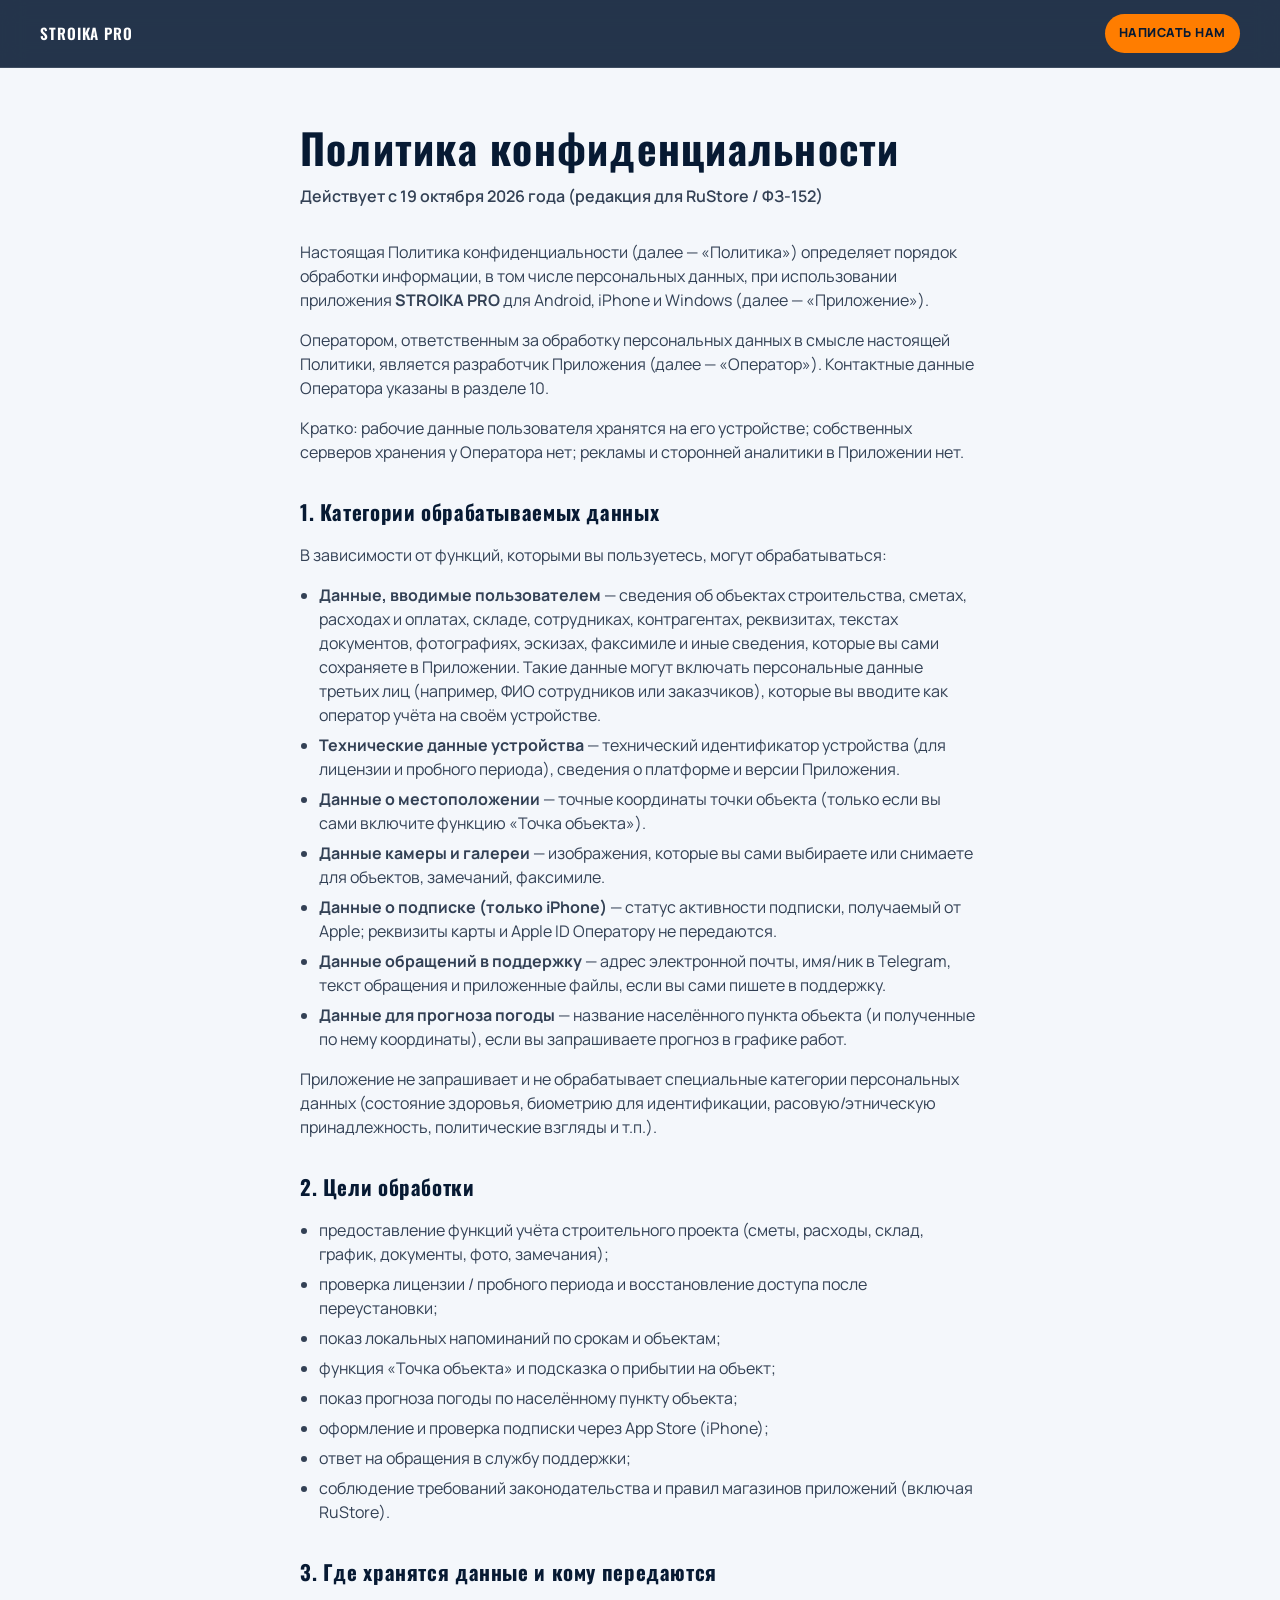
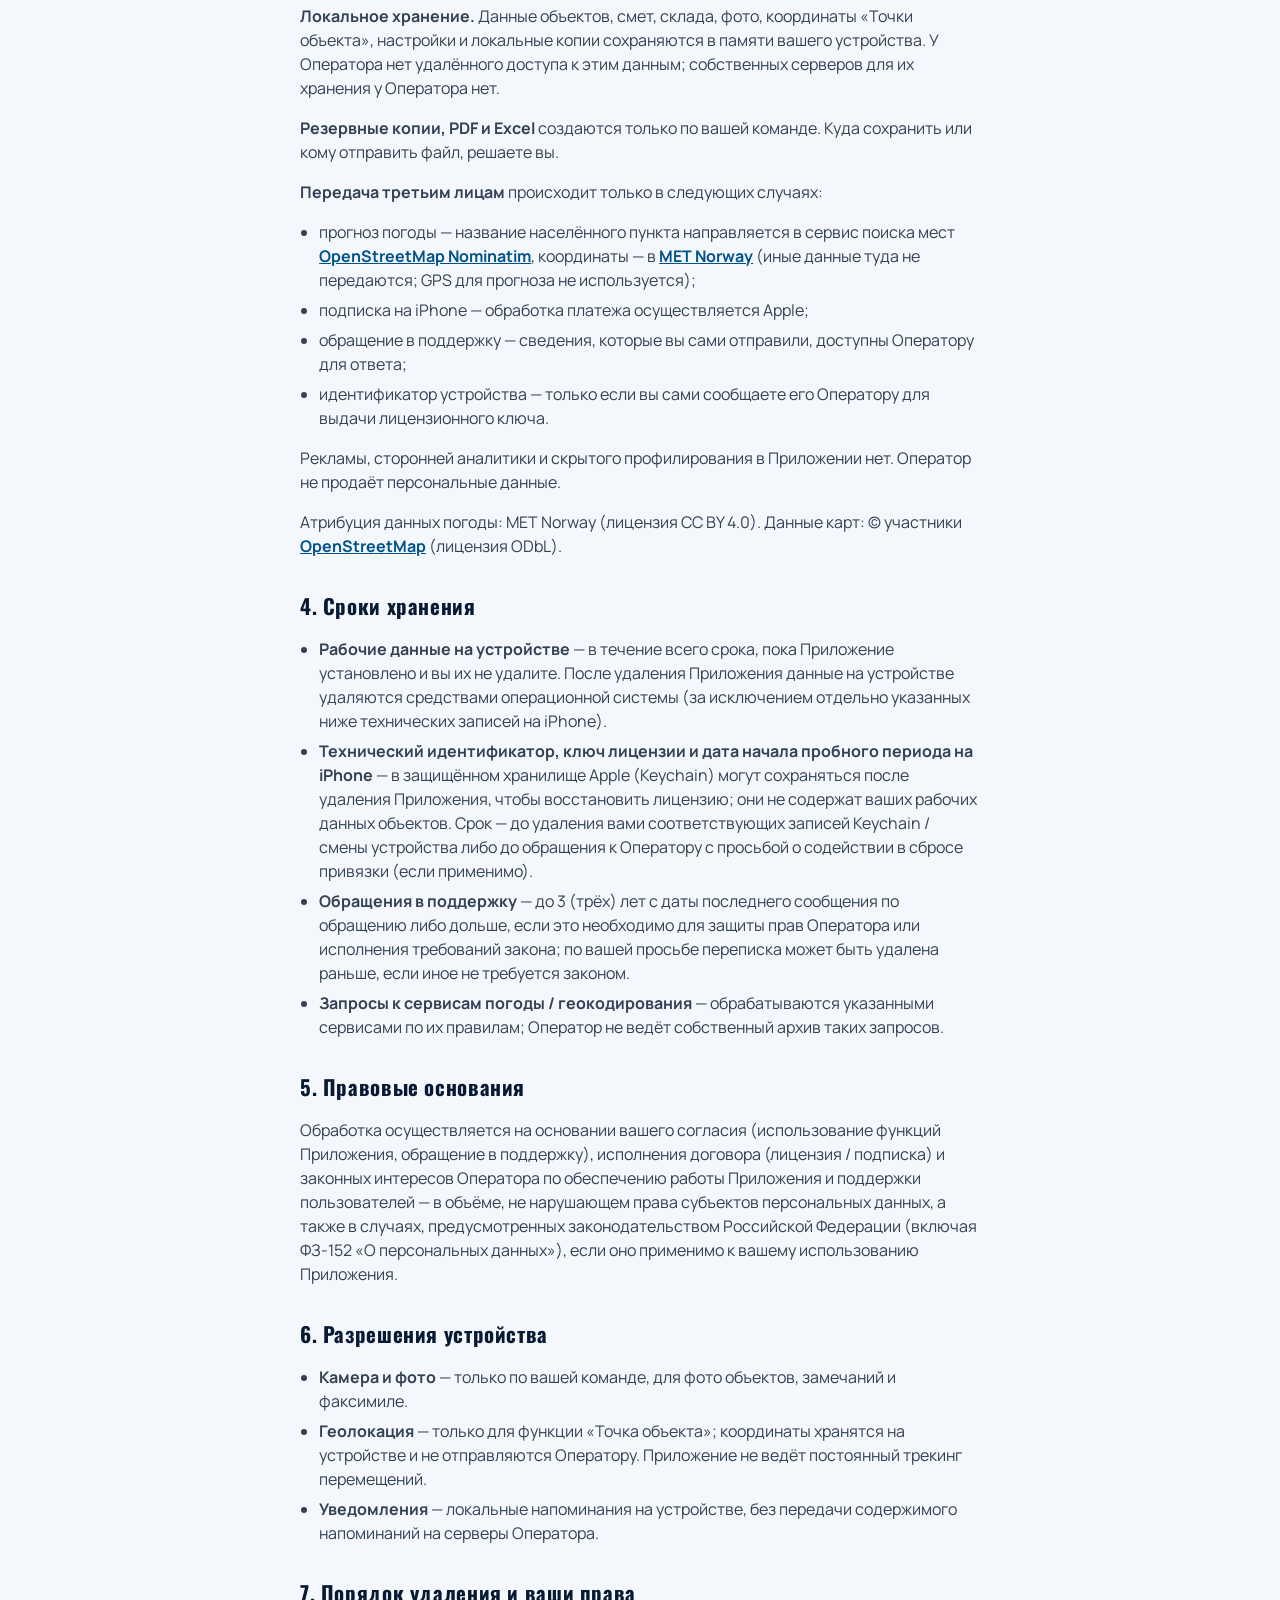
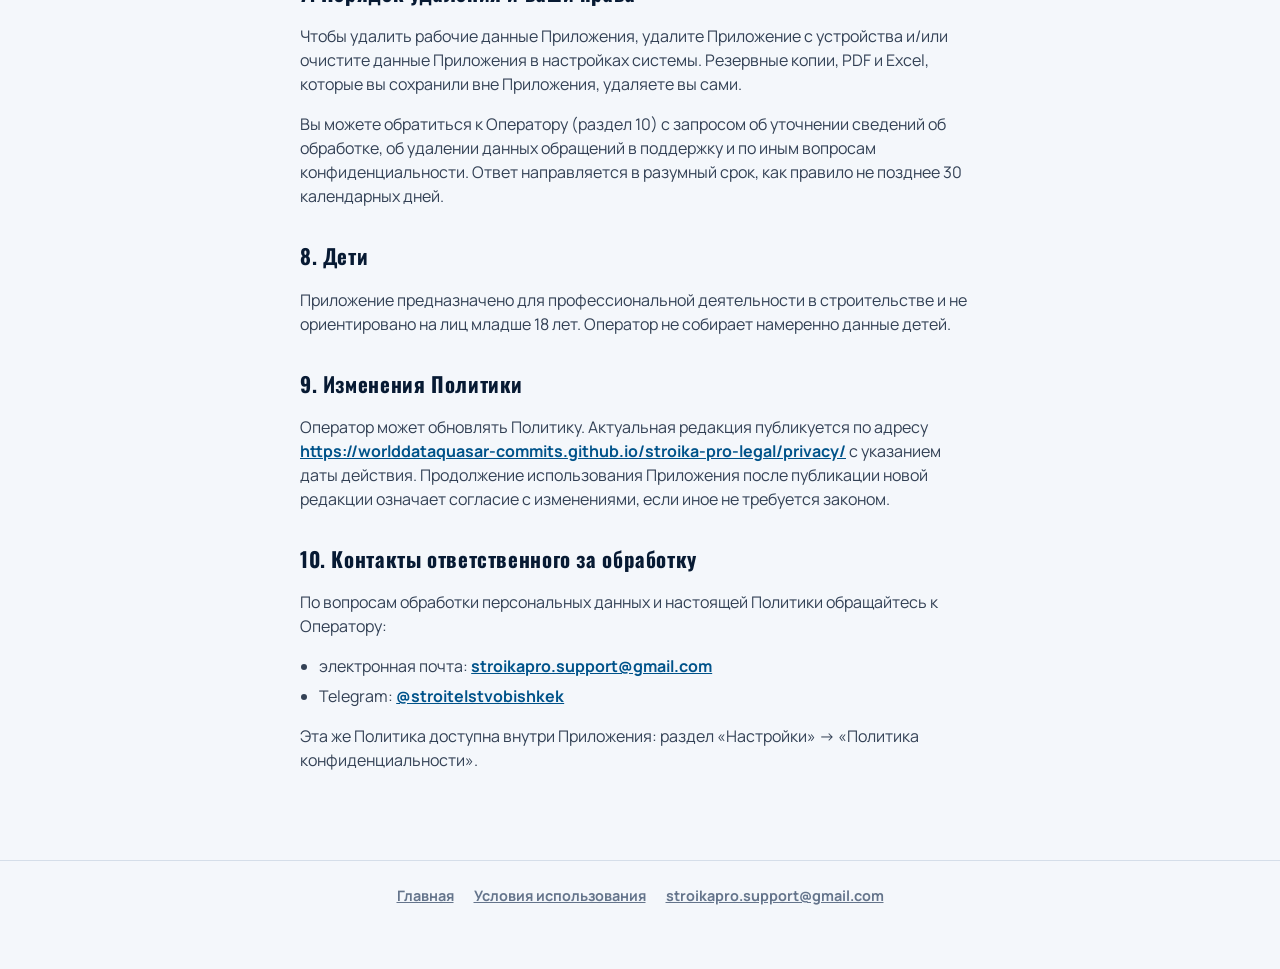
<file: index.html>
﻿<!DOCTYPE html>
<html lang="ru"><head><meta charset="UTF-8"><meta http-equiv="refresh" content="0;url=privacy/"><title>STROIKA PRO</title></head>
<body><p><a href="privacy/">Политика конфиденциальности</a> · <a href="terms/">Условия</a></p></body></html>
</file>
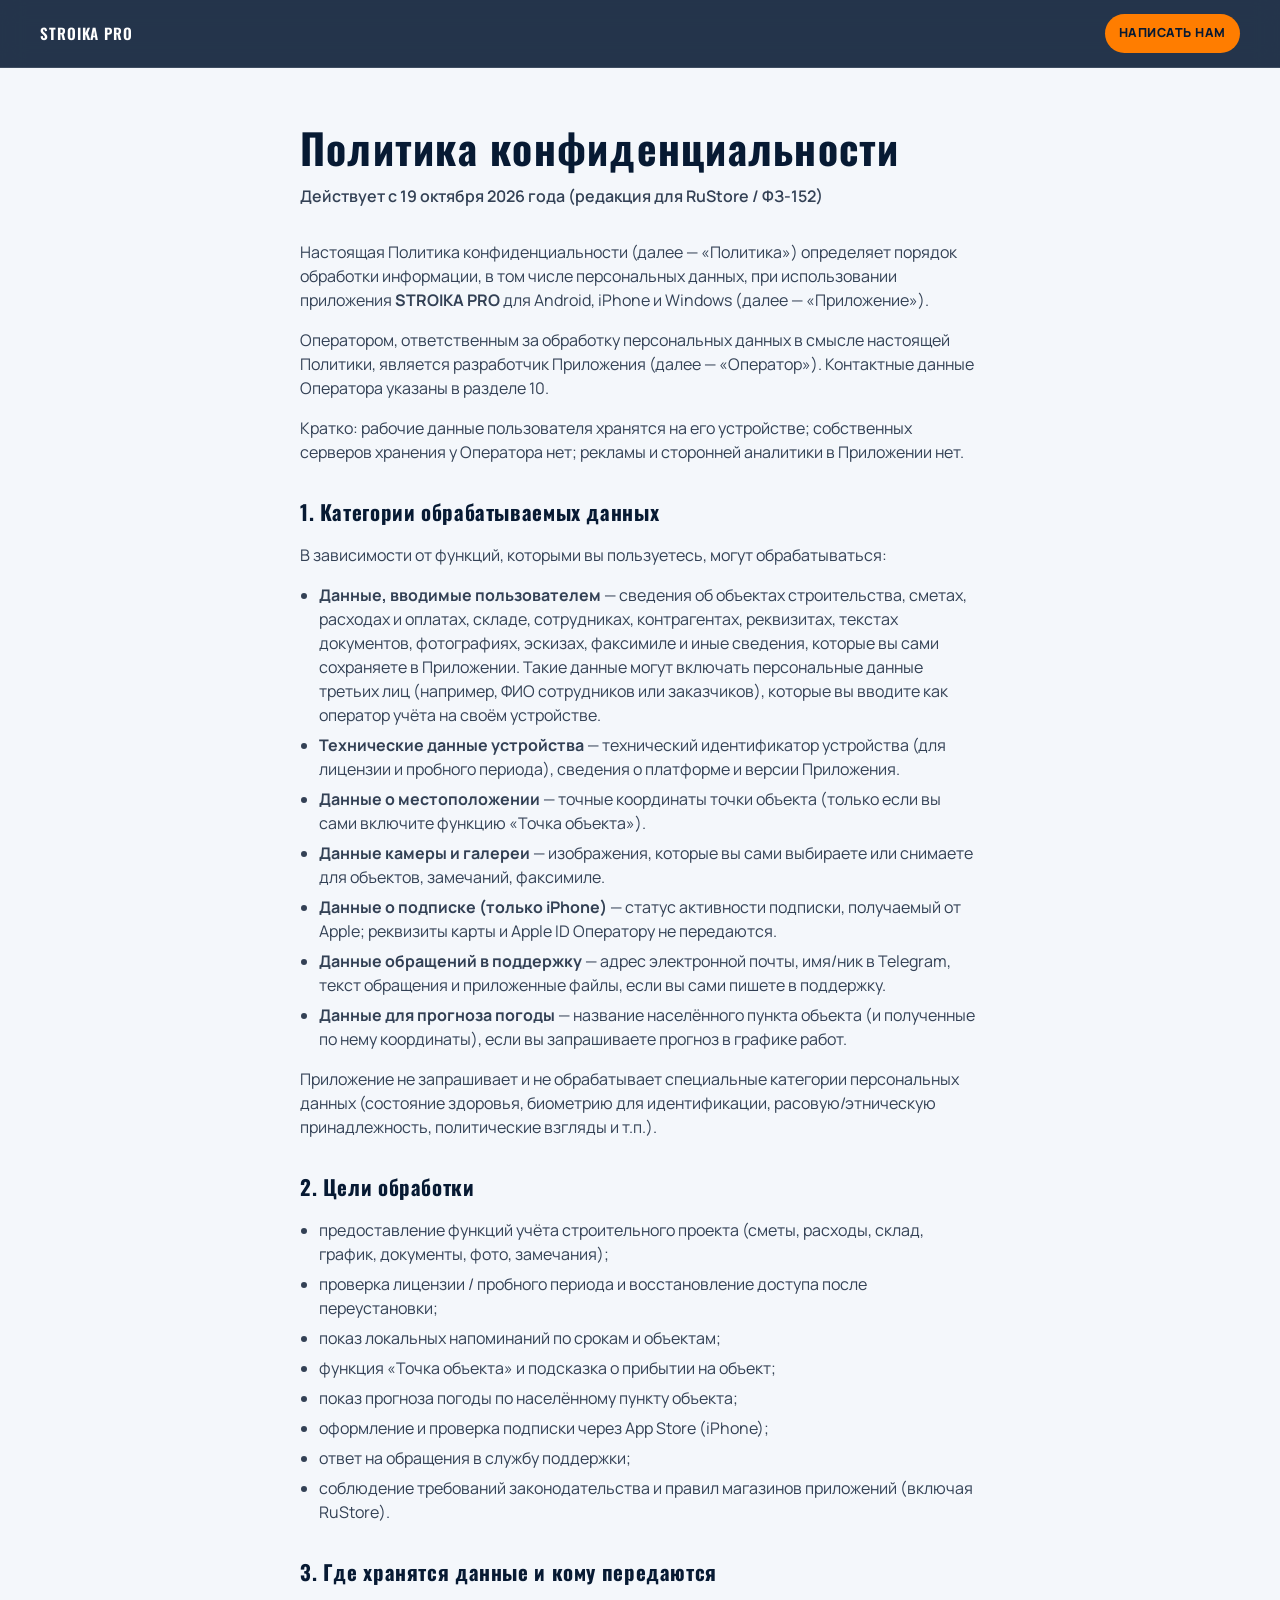
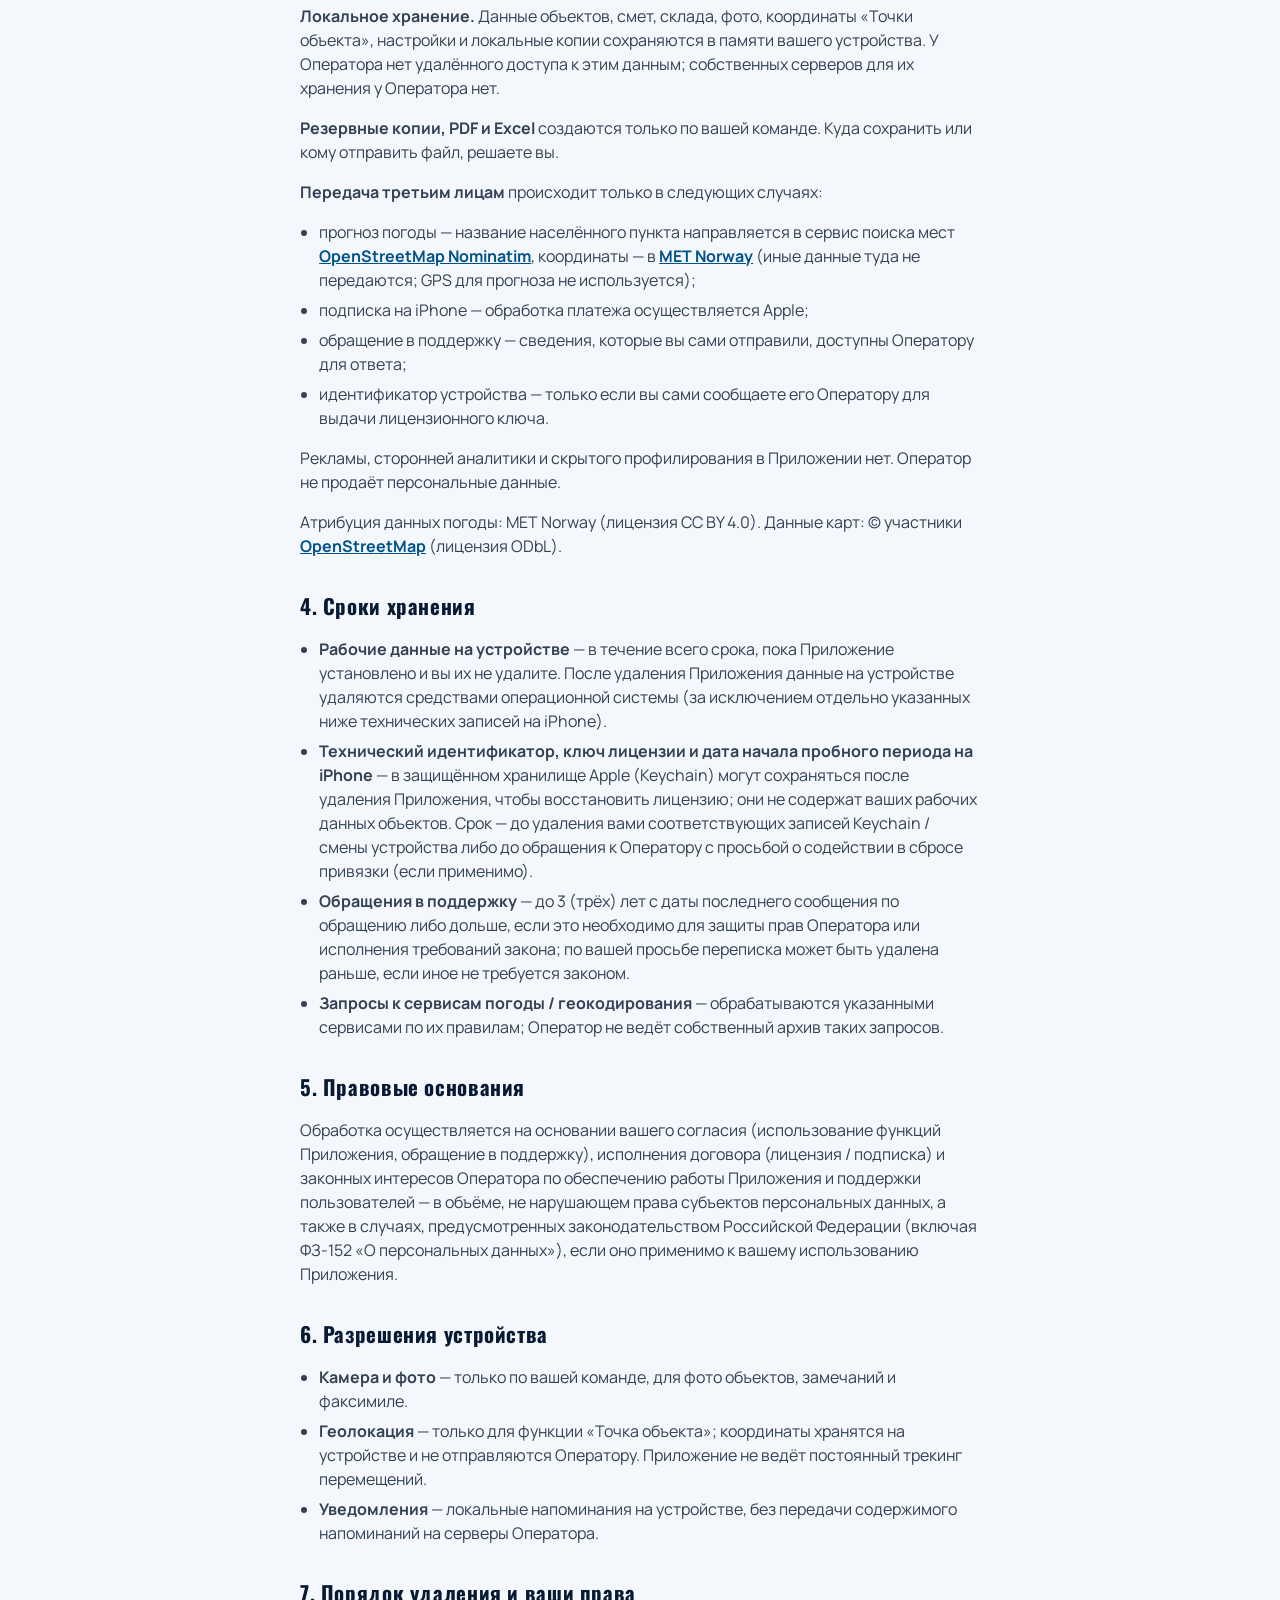
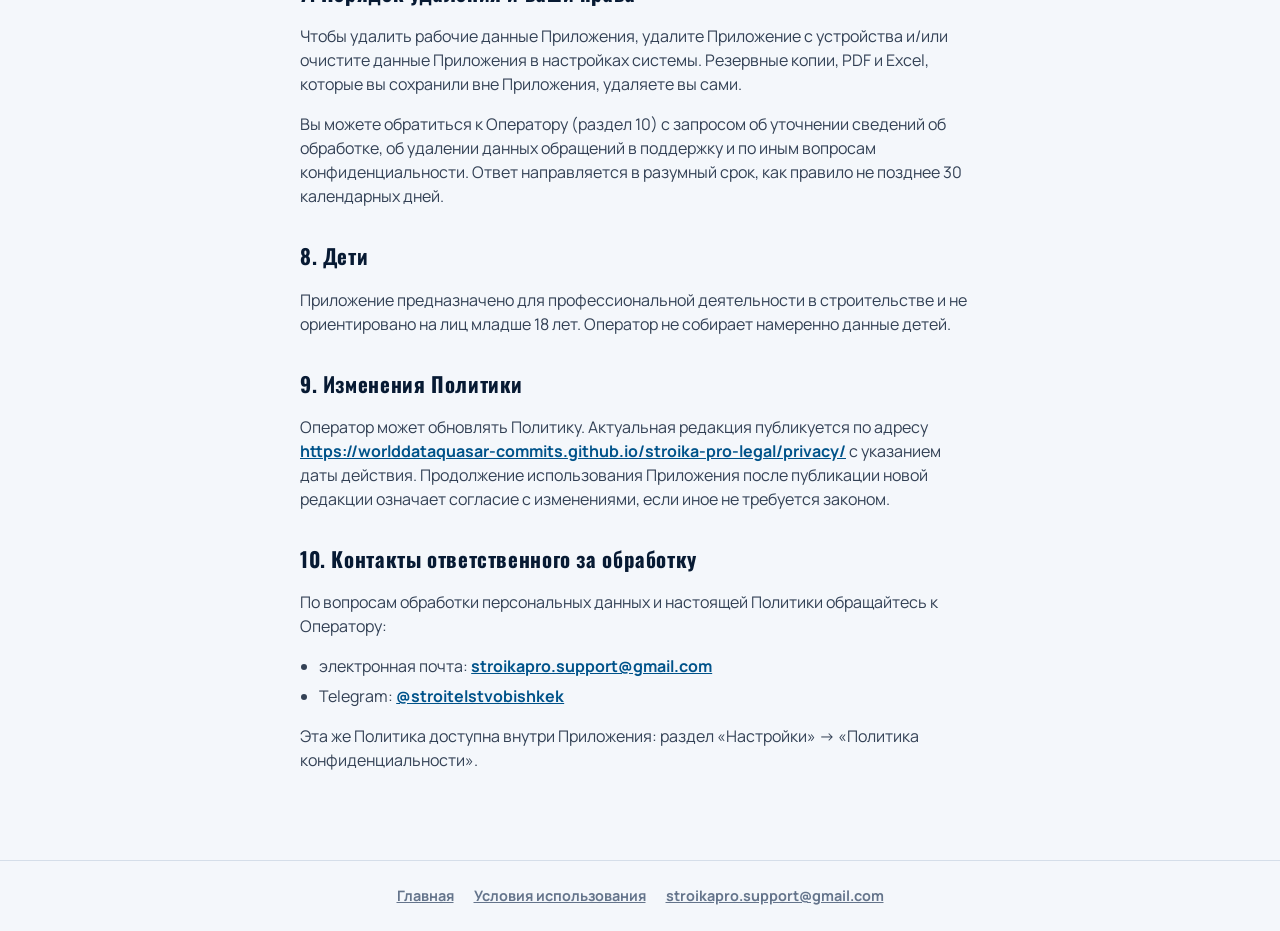
<file: privacy/index.html>
<!DOCTYPE html>
<html lang="ru">
  <head>
    <meta charset="UTF-8" />
    <meta name="viewport" content="width=device-width, initial-scale=1" />
    <title>Политика конфиденциальности — STROIKA PRO</title>
    <meta
      name="description"
      content="Политика конфиденциальности STROIKA PRO: категории персональных данных, цели и сроки обработки, порядок удаления."
    />
    <link rel="preconnect" href="https://fonts.googleapis.com" />
    <link rel="preconnect" href="https://fonts.gstatic.com" crossorigin />
    <link
      href="https://fonts.googleapis.com/css2?family=Manrope:wght@500;600;700;800&family=Oswald:wght@500;600;700&display=swap"
      rel="stylesheet"
    />
    <link rel="stylesheet" href="../styles.css" />
    <link rel="stylesheet" href="../legal.css" />
  </head>
  <body>
    <header class="topbar">
      <a class="topbar__brand" href="../">STROIKA PRO</a>
      <a class="topbar__cta" href="mailto:stroikapro.support@gmail.com">Написать нам</a>
    </header>

    <main class="legal">
      <h1>Политика конфиденциальности</h1>
      <p class="legal__date">Действует с 19 октября 2026 года (редакция для RuStore / ФЗ-152)</p>

      <p>
        Настоящая Политика конфиденциальности (далее — «Политика») определяет
        порядок обработки информации, в том числе персональных данных, при
        использовании приложения <strong>STROIKA PRO</strong> для Android,
        iPhone и Windows (далее — «Приложение»).
      </p>
      <p>
        Оператором, ответственным за обработку персональных данных в смысле
        настоящей Политики, является разработчик Приложения (далее —
        «Оператор»). Контактные данные Оператора указаны в разделе&nbsp;10.
      </p>
      <p>
        Кратко: рабочие данные пользователя хранятся на его устройстве;
        собственных серверов хранения у Оператора нет; рекламы и сторонней
        аналитики в Приложении нет.
      </p>

      <h2>1. Категории обрабатываемых данных</h2>
      <p>В зависимости от функций, которыми вы пользуетесь, могут обрабатываться:</p>
      <ul>
        <li>
          <strong>Данные, вводимые пользователем</strong> — сведения об объектах
          строительства, сметах, расходах и оплатах, складе, сотрудниках,
          контрагентах, реквизитах, текстах документов, фотографиях, эскизах,
          факсимиле и иные сведения, которые вы сами сохраняете в Приложении.
          Такие данные могут включать персональные данные третьих лиц
          (например, ФИО сотрудников или заказчиков), которые вы вводите как
          оператор учёта на своём устройстве.
        </li>
        <li>
          <strong>Технические данные устройства</strong> — технический
          идентификатор устройства (для лицензии и пробного периода), сведения
          о платформе и версии Приложения.
        </li>
        <li>
          <strong>Данные о местоположении</strong> — точные координаты точки
          объекта (только если вы сами включите функцию «Точка объекта»).
        </li>
        <li>
          <strong>Данные камеры и галереи</strong> — изображения, которые вы
          сами выбираете или снимаете для объектов, замечаний, факсимиле.
        </li>
        <li>
          <strong>Данные о подписке (только iPhone)</strong> — статус активности
          подписки, получаемый от Apple; реквизиты карты и Apple&nbsp;ID
          Оператору не передаются.
        </li>
        <li>
          <strong>Данные обращений в поддержку</strong> — адрес электронной
          почты, имя/ник в Telegram, текст обращения и приложенные файлы, если
          вы сами пишете в поддержку.
        </li>
        <li>
          <strong>Данные для прогноза погоды</strong> — название населённого
          пункта объекта (и полученные по нему координаты), если вы запрашиваете
          прогноз в графике работ.
        </li>
      </ul>
      <p>
        Приложение не запрашивает и не обрабатывает специальные категории
        персональных данных (состояние здоровья, биометрию для идентификации,
        расовую/этническую принадлежность, политические взгляды и т.п.).
      </p>

      <h2>2. Цели обработки</h2>
      <ul>
        <li>
          предоставление функций учёта строительного проекта (сметы, расходы,
          склад, график, документы, фото, замечания);
        </li>
        <li>
          проверка лицензии / пробного периода и восстановление доступа после
          переустановки;
        </li>
        <li>
          показ локальных напоминаний по срокам и объектам;
        </li>
        <li>
          функция «Точка объекта» и подсказка о прибытии на объект;
        </li>
        <li>
          показ прогноза погоды по населённому пункту объекта;
        </li>
        <li>
          оформление и проверка подписки через App&nbsp;Store (iPhone);
        </li>
        <li>
          ответ на обращения в службу поддержки;
        </li>
        <li>
          соблюдение требований законодательства и правил магазинов приложений
          (включая RuStore).
        </li>
      </ul>

      <h2>3. Где хранятся данные и кому передаются</h2>
      <p>
        <strong>Локальное хранение.</strong> Данные объектов, смет, склада,
        фото, координаты «Точки объекта», настройки и локальные копии
        сохраняются в памяти вашего устройства. У Оператора нет удалённого
        доступа к этим данным; собственных серверов для их хранения у Оператора
        нет.
      </p>
      <p>
        <strong>Резервные копии, PDF и Excel</strong> создаются только по вашей
        команде. Куда сохранить или кому отправить файл, решаете вы.
      </p>
      <p>
        <strong>Передача третьим лицам</strong> происходит только в следующих
        случаях:
      </p>
      <ul>
        <li>
          прогноз погоды — название населённого пункта направляется в сервис
          поиска мест
          <a href="https://nominatim.openstreetmap.org/" target="_blank" rel="noopener noreferrer">OpenStreetMap Nominatim</a>,
          координаты — в
          <a href="https://api.met.no/" target="_blank" rel="noopener noreferrer">MET Norway</a>
          (иные данные туда не передаются; GPS для прогноза не используется);
        </li>
        <li>
          подписка на iPhone — обработка платежа осуществляется Apple;
        </li>
        <li>
          обращение в поддержку — сведения, которые вы сами отправили, доступны
          Оператору для ответа;
        </li>
        <li>
          идентификатор устройства — только если вы сами сообщаете его Оператору
          для выдачи лицензионного ключа.
        </li>
      </ul>
      <p>
        Рекламы, сторонней аналитики и скрытого профилирования в Приложении нет.
        Оператор не продаёт персональные данные.
      </p>
      <p>
        Атрибуция данных погоды: MET Norway (лицензия CC BY 4.0). Данные карт:
        © участники
        <a href="https://www.openstreetmap.org/copyright" target="_blank" rel="noopener noreferrer">OpenStreetMap</a>
        (лицензия ODbL).
      </p>

      <h2>4. Сроки хранения</h2>
      <ul>
        <li>
          <strong>Рабочие данные на устройстве</strong> — в течение всего срока,
          пока Приложение установлено и вы их не удалите. После удаления
          Приложения данные на устройстве удаляются средствами операционной
          системы (за исключением отдельно указанных ниже технических записей
          на iPhone).
        </li>
        <li>
          <strong>Технический идентификатор, ключ лицензии и дата начала
          пробного периода на iPhone</strong> — в защищённом хранилище Apple
          (Keychain) могут сохраняться после удаления Приложения, чтобы
          восстановить лицензию; они не содержат ваших рабочих данных объектов.
          Срок — до удаления вами соответствующих записей Keychain / смены
          устройства либо до обращения к Оператору с просьбой о содействии в
          сбросе привязки (если применимо).
        </li>
        <li>
          <strong>Обращения в поддержку</strong> — до 3 (трёх) лет с даты
          последнего сообщения по обращению либо дольше, если это необходимо для
          защиты прав Оператора или исполнения требований закона; по вашей
          просьбе переписка может быть удалена раньше, если иное не требуется
          законом.
        </li>
        <li>
          <strong>Запросы к сервисам погоды / геокодирования</strong> —
          обрабатываются указанными сервисами по их правилам; Оператор не ведёт
          собственный архив таких запросов.
        </li>
      </ul>

      <h2>5. Правовые основания</h2>
      <p>
        Обработка осуществляется на основании вашего согласия (использование
        функций Приложения, обращение в поддержку), исполнения договора
        (лицензия / подписка) и законных интересов Оператора по обеспечению
        работы Приложения и поддержки пользователей — в объёме, не нарушающем
        права субъектов персональных данных, а также в случаях, предусмотренных
        законодательством Российской Федерации (включая ФЗ-152 «О персональных
        данных»), если оно применимо к вашему использованию Приложения.
      </p>

      <h2>6. Разрешения устройства</h2>
      <ul>
        <li>
          <strong>Камера и фото</strong> — только по вашей команде, для фото
          объектов, замечаний и факсимиле.
        </li>
        <li>
          <strong>Геолокация</strong> — только для функции «Точка объекта»;
          координаты хранятся на устройстве и не отправляются Оператору.
          Приложение не ведёт постоянный трекинг перемещений.
        </li>
        <li>
          <strong>Уведомления</strong> — локальные напоминания на устройстве,
          без передачи содержимого напоминаний на серверы Оператора.
        </li>
      </ul>

      <h2>7. Порядок удаления и ваши права</h2>
      <p>
        Чтобы удалить рабочие данные Приложения, удалите Приложение с устройства
        и/или очистите данные Приложения в настройках системы. Резервные копии,
        PDF и Excel, которые вы сохранили вне Приложения, удаляете вы сами.
      </p>
      <p>
        Вы можете обратиться к Оператору (раздел&nbsp;10) с запросом об
        уточнении сведений об обработке, об удалении данных обращений в
        поддержку и по иным вопросам конфиденциальности. Ответ направляется в
        разумный срок, как правило не позднее 30 календарных дней.
      </p>

      <h2>8. Дети</h2>
      <p>
        Приложение предназначено для профессиональной деятельности в
        строительстве и не ориентировано на лиц младше 18 лет. Оператор не
        собирает намеренно данные детей.
      </p>

      <h2>9. Изменения Политики</h2>
      <p>
        Оператор может обновлять Политику. Актуальная редакция публикуется по
        адресу
        <a href="https://worlddataquasar-commits.github.io/stroika-pro-legal/privacy/">https://worlddataquasar-commits.github.io/stroika-pro-legal/privacy/</a>
        с указанием даты действия. Продолжение использования Приложения после
        публикации новой редакции означает согласие с изменениями, если иное не
        требуется законом.
      </p>

      <h2>10. Контакты ответственного за обработку</h2>
      <p>
        По вопросам обработки персональных данных и настоящей Политики
        обращайтесь к Оператору:
      </p>
      <ul>
        <li>
          электронная почта:
          <a href="mailto:stroikapro.support@gmail.com">stroikapro.support@gmail.com</a>
        </li>
        <li>
          Telegram:
          <a href="https://t.me/stroitelstvobishkek" target="_blank" rel="noopener noreferrer">@stroitelstvobishkek</a>
        </li>
      </ul>
      <p>
        Эта же Политика доступна внутри Приложения: раздел «Настройки» →
        «Политика конфиденциальности».
      </p>
    </main>

    <footer class="legal-footer">
      <a href="../">Главная</a>
      <a href="../terms/">Условия использования</a>
      <a href="mailto:stroikapro.support@gmail.com">stroikapro.support@gmail.com</a>
    </footer>
  </body>
</html>
</file>
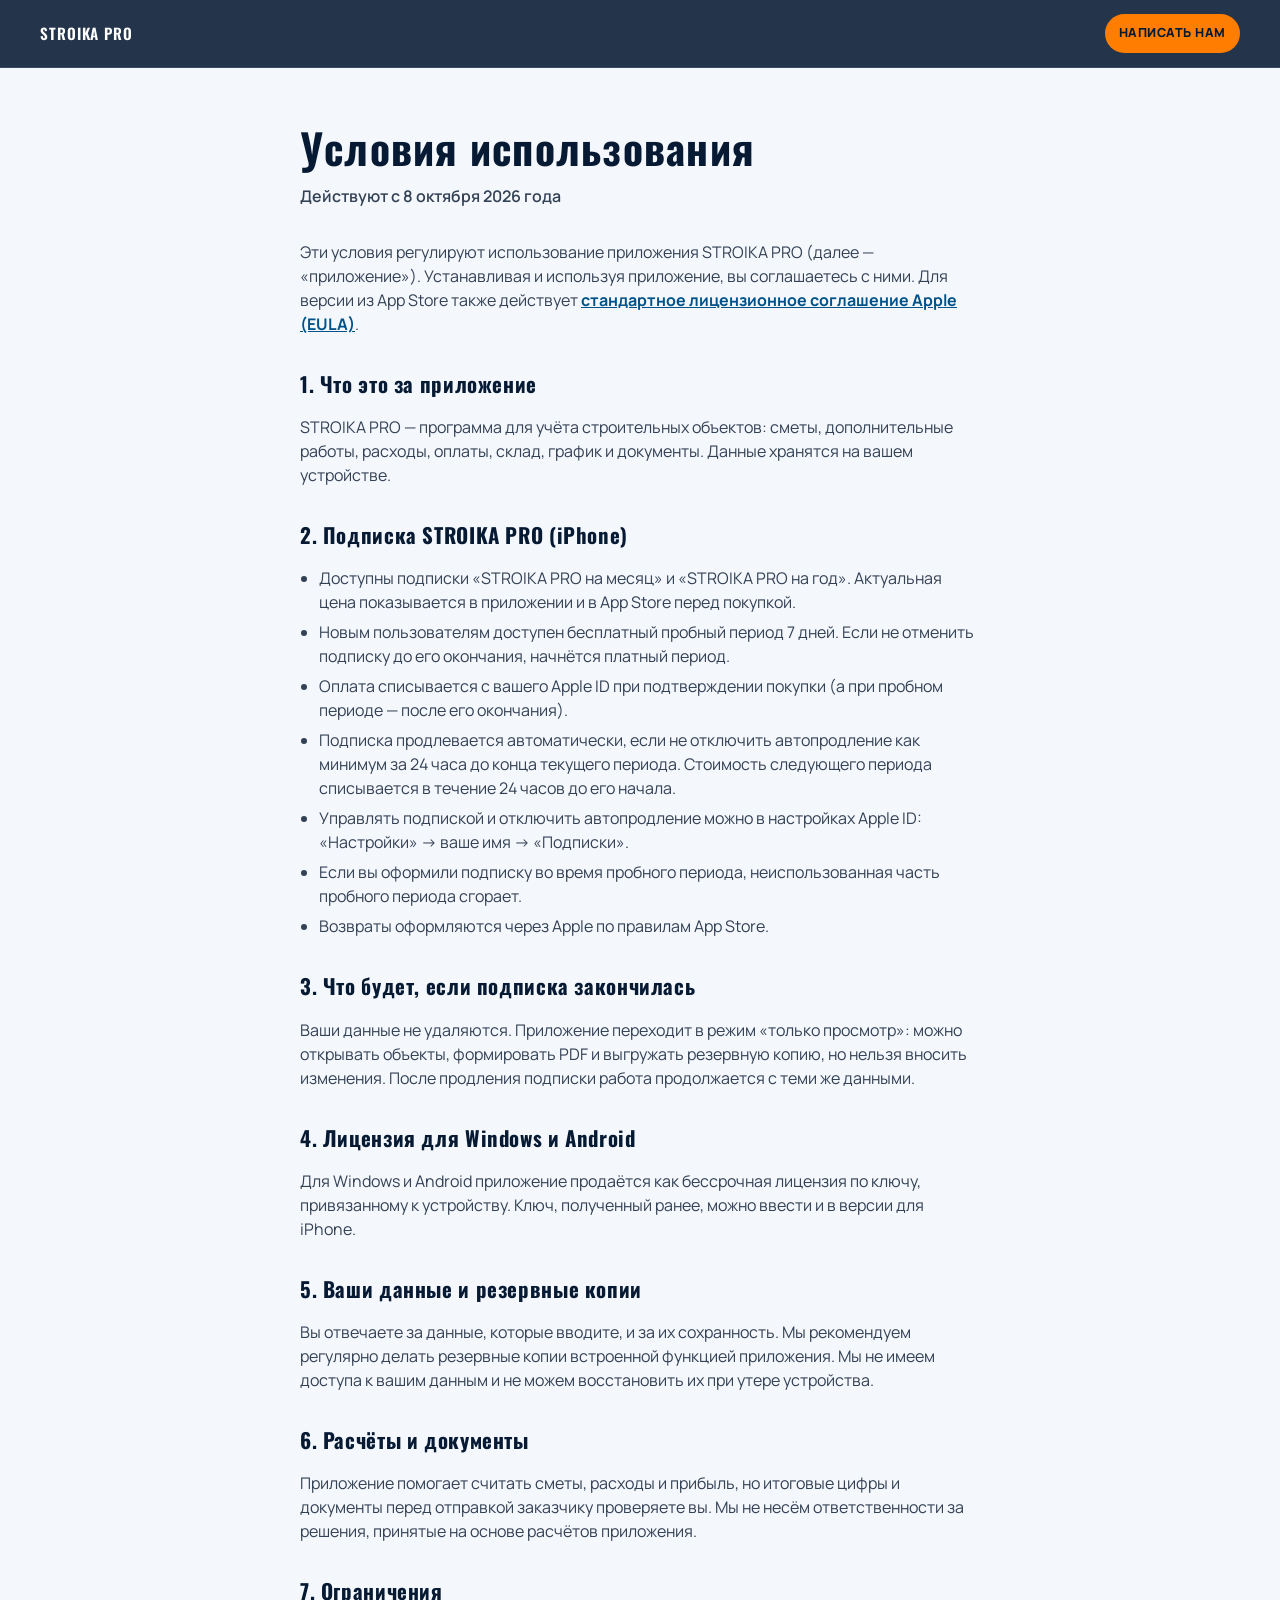
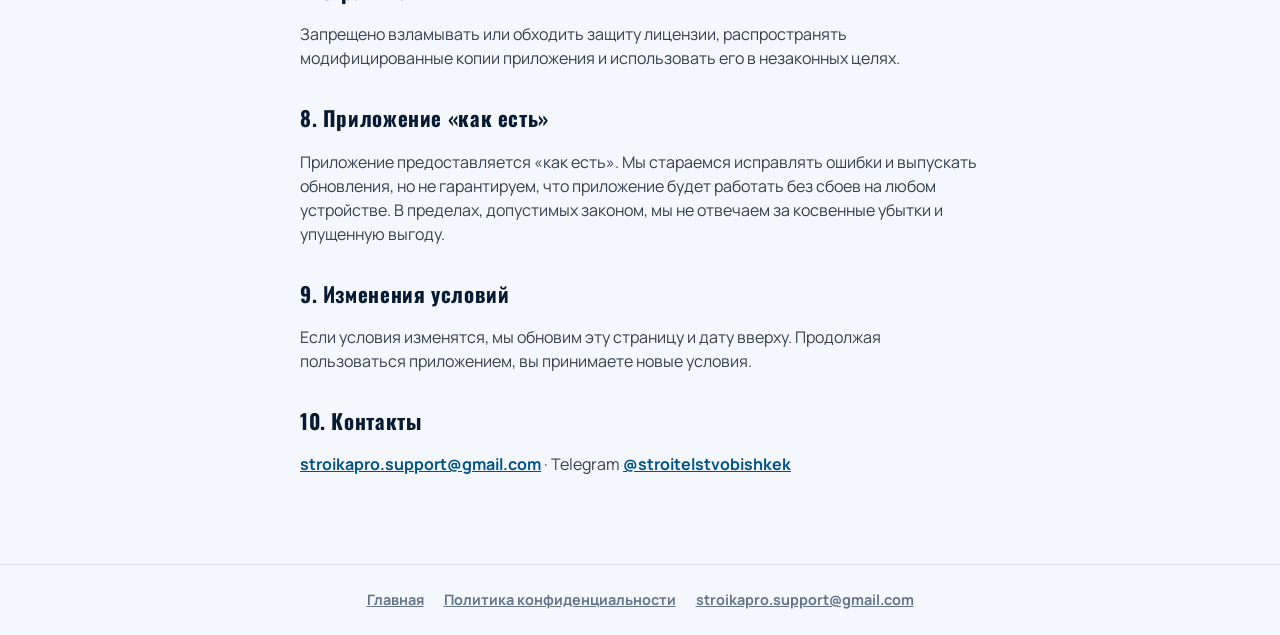
<file: terms/index.html>
<!DOCTYPE html>
<html lang="ru">
  <head>
    <meta charset="UTF-8" />
    <meta name="viewport" content="width=device-width, initial-scale=1" />
    <title>Условия использования — STROIKA PRO</title>
    <meta
      name="description"
      content="Условия использования приложения STROIKA PRO, подписки и лицензии."
    />
    <link rel="preconnect" href="https://fonts.googleapis.com" />
    <link rel="preconnect" href="https://fonts.gstatic.com" crossorigin />
    <link
      href="https://fonts.googleapis.com/css2?family=Manrope:wght@500;600;700;800&family=Oswald:wght@500;600;700&display=swap"
      rel="stylesheet"
    />
    <link rel="stylesheet" href="../styles.css" />
    <link rel="stylesheet" href="../legal.css" />
  </head>
  <body>
    <header class="topbar">
      <a class="topbar__brand" href="../">STROIKA PRO</a>
      <a class="topbar__cta" href="mailto:stroikapro.support@gmail.com">Написать нам</a>
    </header>

    <main class="legal">
      <h1>Условия использования</h1>
      <p class="legal__date">Действуют с 8 октября 2026 года</p>

      <p>
        Эти условия регулируют использование приложения STROIKA PRO (далее —
        «приложение»). Устанавливая и используя приложение, вы соглашаетесь с
        ними. Для версии из App Store также действует
        <a href="https://www.apple.com/legal/internet-services/itunes/dev/stdeula/" target="_blank" rel="noopener noreferrer">стандартное лицензионное соглашение Apple (EULA)</a>.
      </p>

      <h2>1. Что это за приложение</h2>
      <p>
        STROIKA PRO — программа для учёта строительных объектов: сметы,
        дополнительные работы, расходы, оплаты, склад, график и документы.
        Данные хранятся на вашем устройстве.
      </p>

      <h2>2. Подписка STROIKA PRO (iPhone)</h2>
      <ul>
        <li>
          Доступны подписки «STROIKA PRO на месяц» и «STROIKA PRO на год».
          Актуальная цена показывается в приложении и в App Store перед покупкой.
        </li>
        <li>
          Новым пользователям доступен бесплатный пробный период 7 дней. Если
          не отменить подписку до его окончания, начнётся платный период.
        </li>
        <li>
          Оплата списывается с вашего Apple ID при подтверждении покупки
          (а при пробном периоде — после его окончания).
        </li>
        <li>
          Подписка продлевается автоматически, если не отключить автопродление
          как минимум за 24 часа до конца текущего периода. Стоимость следующего
          периода списывается в течение 24 часов до его начала.
        </li>
        <li>
          Управлять подпиской и отключить автопродление можно в настройках
          Apple ID: «Настройки» → ваше имя → «Подписки».
        </li>
        <li>
          Если вы оформили подписку во время пробного периода, неиспользованная
          часть пробного периода сгорает.
        </li>
        <li>
          Возвраты оформляются через Apple по правилам App Store.
        </li>
      </ul>

      <h2>3. Что будет, если подписка закончилась</h2>
      <p>
        Ваши данные не удаляются. Приложение переходит в режим «только
        просмотр»: можно открывать объекты, формировать PDF и выгружать
        резервную копию, но нельзя вносить изменения. После продления подписки
        работа продолжается с теми же данными.
      </p>

      <h2>4. Лицензия для Windows и Android</h2>
      <p>
        Для Windows и Android приложение продаётся как бессрочная лицензия по
        ключу, привязанному к устройству. Ключ, полученный ранее, можно ввести и
        в версии для iPhone.
      </p>

      <h2>5. Ваши данные и резервные копии</h2>
      <p>
        Вы отвечаете за данные, которые вводите, и за их сохранность. Мы
        рекомендуем регулярно делать резервные копии встроенной функцией
        приложения. Мы не имеем доступа к вашим данным и не можем
        восстановить их при утере устройства.
      </p>

      <h2>6. Расчёты и документы</h2>
      <p>
        Приложение помогает считать сметы, расходы и прибыль, но итоговые цифры
        и документы перед отправкой заказчику проверяете вы. Мы не несём
        ответственности за решения, принятые на основе расчётов приложения.
      </p>

      <h2>7. Ограничения</h2>
      <p>
        Запрещено взламывать или обходить защиту лицензии, распространять
        модифицированные копии приложения и использовать его в незаконных целях.
      </p>

      <h2>8. Приложение «как есть»</h2>
      <p>
        Приложение предоставляется «как есть». Мы стараемся исправлять ошибки и
        выпускать обновления, но не гарантируем, что приложение будет работать
        без сбоев на любом устройстве. В пределах, допустимых законом, мы не
        отвечаем за косвенные убытки и упущенную выгоду.
      </p>

      <h2>9. Изменения условий</h2>
      <p>
        Если условия изменятся, мы обновим эту страницу и дату вверху.
        Продолжая пользоваться приложением, вы принимаете новые условия.
      </p>

      <h2>10. Контакты</h2>
      <p>
        <a href="mailto:stroikapro.support@gmail.com">stroikapro.support@gmail.com</a>
        · Telegram
        <a href="https://t.me/stroitelstvobishkek" target="_blank" rel="noopener noreferrer">@stroitelstvobishkek</a>
      </p>
    </main>

    <footer class="legal-footer">
      <a href="../">Главная</a>
      <a href="../privacy/">Политика конфиденциальности</a>
      <a href="mailto:stroikapro.support@gmail.com">stroikapro.support@gmail.com</a>
    </footer>
  </body>
</html>
</file>
<file: styles.css>
:root {
  --navy: #071a33;
  --blue: #00538a;
  --blue-bright: #0a7ec2;
  --orange: #ff7d00;
  --ink: #0f172a;
  --muted: #64748b;
  --line: rgba(255, 255, 255, 0.12);
  --paper: #f4f7fb;
  --white: #ffffff;
  --shadow: 0 28px 60px rgba(7, 26, 51, 0.35);
  --font-display: "Oswald", sans-serif;
  --font-body: "Manrope", sans-serif;
}

*,
*::before,
*::after {
  box-sizing: border-box;
}

html {
  scroll-behavior: smooth;
}

body {
  margin: 0;
  font-family: var(--font-body);
  color: var(--ink);
  background: var(--paper);
  line-height: 1.5;
}

a {
  color: inherit;
}

img {
  max-width: 100%;
  display: block;
}

.topbar {
  position: sticky;
  top: 0;
  z-index: 20;
  display: flex;
  align-items: center;
  justify-content: space-between;
  gap: 16px;
  padding: 14px clamp(16px, 4vw, 40px);
  background: rgba(7, 26, 51, 0.88);
  backdrop-filter: blur(12px);
  border-bottom: 1px solid var(--line);
}

.topbar__brand {
  font-family: var(--font-display);
  font-weight: 600;
  letter-spacing: 0.06em;
  text-decoration: none;
  color: var(--white);
  font-size: 0.95rem;
}

.topbar__cta {
  text-decoration: none;
  color: var(--navy);
  background: var(--orange);
  font-weight: 800;
  font-size: 0.78rem;
  letter-spacing: 0.04em;
  text-transform: uppercase;
  padding: 10px 14px;
  border-radius: 999px;
  transition: transform 0.2s ease, filter 0.2s ease;
}

.topbar__cta:hover {
  transform: translateY(-1px);
  filter: brightness(1.05);
}

.hero {
  position: relative;
  min-height: 100vh;
  min-height: 100dvh;
  display: grid;
  align-items: center;
  overflow: hidden;
  color: var(--white);
  background:
    radial-gradient(circle at 78% 22%, rgba(255, 125, 0, 0.28), transparent 42%),
    radial-gradient(circle at 18% 80%, rgba(10, 126, 194, 0.35), transparent 45%),
    linear-gradient(145deg, #041224 0%, #0a2647 48%, #00538a 100%);
  padding: 72px clamp(16px, 4vw, 40px) 56px;
}

.hero__glow {
  position: absolute;
  inset: auto -10% -20% 40%;
  height: 55%;
  background: radial-gradient(circle, rgba(255, 125, 0, 0.2), transparent 70%);
  pointer-events: none;
  animation: drift 10s ease-in-out infinite alternate;
}

.hero__grid {
  position: absolute;
  inset: 0;
  background-image:
    linear-gradient(rgba(255, 255, 255, 0.04) 1px, transparent 1px),
    linear-gradient(90deg, rgba(255, 255, 255, 0.04) 1px, transparent 1px);
  background-size: 48px 48px;
  mask-image: linear-gradient(to bottom, rgba(0, 0, 0, 0.55), transparent 85%);
  pointer-events: none;
}

.hero__inner {
  position: relative;
  z-index: 2;
  max-width: 720px;
}

.hero__brand {
  margin: 0 0 8px;
  font-family: var(--font-display);
  font-size: clamp(2.4rem, 7vw, 4.6rem);
  font-weight: 700;
  letter-spacing: 0.04em;
  line-height: 0.95;
  text-transform: uppercase;
}

.hero__tag {
  margin: 0 0 18px;
  font-size: 0.78rem;
  font-weight: 800;
  letter-spacing: 0.12em;
  text-transform: uppercase;
  color: rgba(255, 255, 255, 0.55);
}

.hero__title {
  margin: 0 0 16px;
  font-family: var(--font-display);
  font-weight: 600;
  font-size: clamp(1.2rem, 2.8vw, 1.75rem);
  letter-spacing: 0.02em;
  text-transform: uppercase;
  max-width: 28ch;
  line-height: 1.25;
}

.hero__lead {
  margin: 0 0 12px;
  max-width: 38ch;
  color: rgba(255, 255, 255, 0.82);
  font-size: 1.05rem;
  font-weight: 600;
}

.hero__geo {
  margin: 0 0 28px;
  font-size: 0.82rem;
  font-weight: 800;
  letter-spacing: 0.04em;
  text-transform: uppercase;
  color: rgba(255, 183, 120, 0.95);
}

.hero__actions {
  display: flex;
  flex-wrap: wrap;
  gap: 12px;
}

.hero__visual {
  position: relative;
  z-index: 2;
  margin-top: 42px;
  max-width: 420px;
}

@media (min-width: 980px) {
  .hero {
    grid-template-columns: 1.05fr 0.95fr;
    gap: 40px;
  }

  .hero__visual {
    margin-top: 0;
    justify-self: end;
    width: 100%;
    max-width: 460px;
  }
}

.shot {
  margin: 0;
}

.shot img {
  width: 100%;
  height: auto;
  display: block;
  border-radius: 16px;
  border: 1px solid rgba(7, 26, 51, 0.12);
  box-shadow: 0 18px 40px rgba(7, 26, 51, 0.18);
  background: #0a2647;
}

.shot figcaption {
  margin-top: 10px;
  font-size: 0.85rem;
  font-weight: 700;
  color: var(--muted);
}

.shot--hero img {
  border-color: rgba(255, 255, 255, 0.2);
  box-shadow: var(--shadow);
  animation: float-in 1s ease both;
}

.shot--hero figcaption {
  color: rgba(255, 255, 255, 0.75);
}

.shots {
  display: grid;
  gap: 22px;
}

@media (min-width: 700px) {
  .shots {
    grid-template-columns: 1fr 1fr;
  }
}

@media (min-width: 1000px) {
  .shots {
    grid-template-columns: 1fr 1fr 1fr;
  }
}

.btn {
  display: inline-flex;
  align-items: center;
  justify-content: center;
  text-decoration: none;
  font-weight: 800;
  font-size: 0.86rem;
  letter-spacing: 0.04em;
  text-transform: uppercase;
  padding: 14px 20px;
  border-radius: 12px;
  border: 1px solid transparent;
  transition: transform 0.2s ease, background 0.2s ease, border-color 0.2s ease;
}

.btn:hover {
  transform: translateY(-2px);
}

.btn--primary {
  background: var(--orange);
  color: #1a0d00;
  box-shadow: 0 12px 30px rgba(255, 125, 0, 0.28);
}

.btn--ghost {
  background: transparent;
  color: var(--white);
  border-color: rgba(255, 255, 255, 0.35);
}

.screen {
  background: rgba(255, 255, 255, 0.08);
  border: 1px solid rgba(255, 255, 255, 0.16);
  border-radius: 18px;
  overflow: hidden;
  box-shadow: var(--shadow);
  backdrop-filter: blur(8px);
  animation: float-in 1s ease both;
}

.screen__bar {
  display: flex;
  gap: 6px;
  padding: 12px 14px;
  background: rgba(0, 0, 0, 0.25);
}

.screen__bar span {
  width: 8px;
  height: 8px;
  border-radius: 50%;
  background: rgba(255, 255, 255, 0.35);
}

.screen__body {
  padding: 20px;
}

.screen__row {
  display: flex;
  justify-content: space-between;
  align-items: center;
  gap: 12px;
  margin-bottom: 18px;
}

.screen__row strong {
  font-size: 1.05rem;
}

.screen__row em {
  font-style: normal;
  font-size: 0.75rem;
  font-weight: 800;
  letter-spacing: 0.06em;
  text-transform: uppercase;
  color: #9dffb0;
  background: rgba(0, 150, 64, 0.18);
  padding: 6px 10px;
  border-radius: 999px;
}

.screen__metrics {
  display: grid;
  grid-template-columns: repeat(3, 1fr);
  gap: 10px;
  margin-bottom: 18px;
}

.screen__metrics div {
  background: rgba(255, 255, 255, 0.06);
  border: 1px solid rgba(255, 255, 255, 0.08);
  border-radius: 12px;
  padding: 12px 10px;
}

.screen__metrics span {
  display: block;
  font-size: 0.72rem;
  color: rgba(255, 255, 255, 0.65);
  margin-bottom: 4px;
}

.screen__metrics b {
  font-size: 0.95rem;
}

.screen__metrics .up {
  color: #ffb46a;
}

.screen__bars {
  display: grid;
  gap: 8px;
}

.screen__bars i {
  display: block;
  height: 8px;
  width: var(--w);
  border-radius: 999px;
  background: linear-gradient(90deg, var(--blue-bright), var(--orange));
  animation: grow 1.2s ease both;
}

.screen__bars i:nth-child(2) {
  animation-delay: 0.12s;
}

.screen__bars i:nth-child(3) {
  animation-delay: 0.24s;
}

.section {
  padding: 72px clamp(16px, 4vw, 40px);
  max-width: 1100px;
  margin: 0 auto;
}

.section--alt {
  max-width: none;
  background: #e8eef5;
  padding-left: clamp(16px, 4vw, 40px);
  padding-right: clamp(16px, 4vw, 40px);
}

.section--alt > * {
  max-width: 1100px;
  margin-left: auto;
  margin-right: auto;
}

.section__head {
  margin-bottom: 28px;
}

.section__head h2 {
  margin: 0 0 8px;
  font-family: var(--font-display);
  font-size: clamp(1.8rem, 4vw, 2.5rem);
  letter-spacing: 0.03em;
  text-transform: uppercase;
}

.section__head p {
  margin: 0;
  color: var(--muted);
  font-weight: 600;
  max-width: 42ch;
}

.features {
  list-style: none;
  margin: 0;
  padding: 0;
  display: grid;
  gap: 18px;
}

@media (min-width: 760px) {
  .features {
    grid-template-columns: 1fr 1fr;
  }
}

.feature {
  padding: 8px 0 18px;
  border-bottom: 1px solid #d5dee9;
}

.feature__num {
  display: block;
  font-family: var(--font-display);
  color: var(--blue);
  letter-spacing: 0.08em;
  margin-bottom: 8px;
}

.feature h3 {
  margin: 0 0 8px;
  font-size: 1.15rem;
}

.feature p {
  margin: 0;
  color: var(--muted);
  font-weight: 600;
}

.audience {
  display: grid;
  gap: 12px;
}

@media (min-width: 700px) {
  .audience {
    grid-template-columns: 1fr 1fr;
  }
}

.audience p {
  margin: 0;
  padding: 18px 0;
  border-bottom: 1px solid #c9d5e4;
  font-weight: 800;
  font-size: 1.05rem;
}

.price-block {
  max-width: 520px;
  margin: 0 auto;
  text-align: center;
}

.price-block__label {
  margin: 0 0 8px;
  text-transform: uppercase;
  letter-spacing: 0.1em;
  font-weight: 800;
  font-size: 0.78rem;
  color: var(--blue);
}

.price-block__amount {
  margin: 0;
  font-family: var(--font-display);
  font-size: clamp(3rem, 10vw, 5rem);
  line-height: 1;
  letter-spacing: 0.02em;
}

.price-block__amount span {
  font-size: 0.45em;
  letter-spacing: 0.08em;
  text-transform: uppercase;
}

.price-block__note {
  margin: 14px auto 22px;
  color: var(--muted);
  font-weight: 600;
  max-width: 32ch;
}

.price-block__list {
  list-style: none;
  margin: 0 0 24px;
  padding: 0;
  display: grid;
  gap: 8px;
  text-align: left;
}

.price-block__list li {
  padding: 10px 0;
  border-bottom: 1px solid #d5dee9;
  font-weight: 700;
}

.steps {
  margin: 0;
  padding: 0;
  list-style: none;
  counter-reset: step;
  display: grid;
  gap: 16px;
}

.steps li {
  counter-increment: step;
  display: grid;
  gap: 4px;
  padding: 16px 0 16px 56px;
  position: relative;
  border-bottom: 1px solid #c9d5e4;
}

.steps li::before {
  content: counter(step);
  position: absolute;
  left: 0;
  top: 16px;
  width: 36px;
  height: 36px;
  border-radius: 50%;
  background: var(--navy);
  color: var(--white);
  display: grid;
  place-items: center;
  font-family: var(--font-display);
  font-weight: 600;
}

.steps strong {
  font-size: 1.05rem;
}

.steps span {
  color: var(--muted);
  font-weight: 600;
}

.faq {
  display: grid;
  gap: 10px;
}

.faq details {
  border-bottom: 1px solid #d5dee9;
  padding: 8px 0 14px;
}

.faq summary {
  cursor: pointer;
  font-weight: 800;
  list-style: none;
}

.faq summary::-webkit-details-marker {
  display: none;
}

.faq p {
  margin: 10px 0 0;
  color: var(--muted);
  font-weight: 600;
}

.faq a {
  color: var(--blue);
  font-weight: 800;
}

.final {
  margin: 24px clamp(16px, 4vw, 40px) 48px;
  padding: clamp(36px, 6vw, 56px);
  border-radius: 24px;
  background:
    radial-gradient(circle at 85% 20%, rgba(255, 125, 0, 0.25), transparent 40%),
    linear-gradient(135deg, #071a33, #00538a);
  color: var(--white);
  text-align: center;
}

.final h2 {
  margin: 0 0 10px;
  font-family: var(--font-display);
  font-size: clamp(1.6rem, 4vw, 2.4rem);
  letter-spacing: 0.03em;
  text-transform: uppercase;
}

.final p {
  margin: 0 0 22px;
  color: rgba(255, 255, 255, 0.8);
  font-weight: 600;
}

.footer {
  display: flex;
  flex-wrap: wrap;
  justify-content: space-between;
  gap: 10px;
  padding: 20px clamp(16px, 4vw, 40px) 32px;
  color: var(--muted);
  font-size: 0.9rem;
  font-weight: 600;
}

.footer a {
  color: var(--blue);
  text-decoration: none;
  font-weight: 800;
}

.reveal {
  opacity: 0;
  transform: translateY(18px);
  animation: rise 0.8s ease forwards;
}

.reveal--delay-1 {
  animation-delay: 0.12s;
}

.reveal--delay-2 {
  animation-delay: 0.24s;
}

.reveal--delay-3 {
  animation-delay: 0.36s;
}

@keyframes rise {
  to {
    opacity: 1;
    transform: translateY(0);
  }
}

@keyframes drift {
  from {
    transform: translate3d(0, 0, 0);
  }
  to {
    transform: translate3d(-30px, -20px, 0);
  }
}

@keyframes float-in {
  from {
    opacity: 0;
    transform: translateY(24px) scale(0.98);
  }
  to {
    opacity: 1;
    transform: translateY(0) scale(1);
  }
}

@keyframes grow {
  from {
    width: 0;
  }
  to {
    width: var(--w);
  }
}

@media (prefers-reduced-motion: reduce) {
  html {
    scroll-behavior: auto;
  }

  .reveal,
  .screen,
  .screen__bars i,
  .hero__glow {
    animation: none !important;
  }

  .reveal {
    opacity: 1;
    transform: none;
  }
}
</file>
<file: legal.css>
/* STROIKA PRO — страницы политики и условий (дополняет styles.css) */

.legal {
  max-width: 760px;
  margin: 0 auto;
  padding: 48px clamp(16px, 4vw, 40px) 72px;
}

.legal h1 {
  margin: 0 0 6px;
  font-family: var(--font-display);
  font-size: clamp(1.8rem, 4vw, 2.6rem);
  letter-spacing: 0.03em;
  color: var(--navy);
}

.legal__date {
  margin: 0 0 32px;
  color: var(--muted);
  font-weight: 600;
}

.legal h2 {
  margin: 32px 0 10px;
  font-family: var(--font-display);
  font-size: 1.3rem;
  letter-spacing: 0.03em;
  color: var(--navy);
}

.legal p,
.legal li {
  color: #334155;
}

.legal ul {
  padding-left: 1.2em;
}

.legal li + li {
  margin-top: 6px;
}

.legal a {
  color: var(--blue);
  font-weight: 700;
}

.legal-footer {
  display: flex;
  flex-wrap: wrap;
  justify-content: center;
  gap: 8px 20px;
  padding: 24px 16px;
  color: var(--muted);
  font-size: 0.9rem;
  border-top: 1px solid #d5dee9;
}

.legal-footer a {
  color: var(--muted);
  font-weight: 700;
}
</file>
